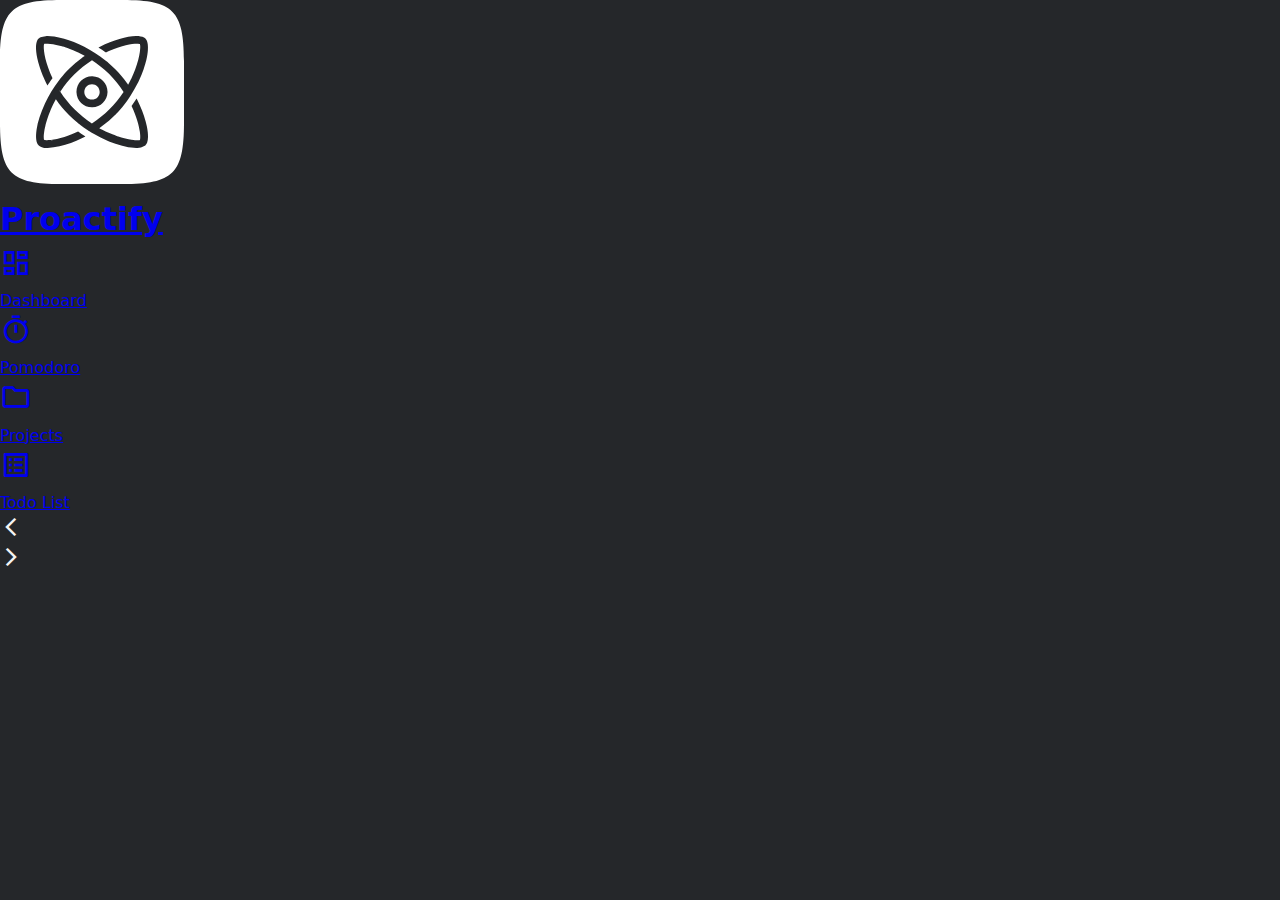
<file: index.html>
<!DOCTYPE html>
<html lang="en">

<head>
  <meta charset="UTF-8">
  <meta name="viewport" content="width=device-width, initial-scale=1">
  <title>Proactify</title>
  <link href="css/style.css" rel="stylesheet">
  <link rel="icon" type="image/x-icon" href="img/squircle.svg" />
  <!--Icons-->
  <link href="https://fonts.googleapis.com/icon?family=Material+Icons+Outlined" rel="stylesheet">
</head>

<body>
  <nav>
    <div class="logo">
      <a href="#">
        <img src="img/proactify.svg" alt="logo">
        <h1>Proactify</h1>
      </a>
    </div>

    <div class="link active">
      <a href="#">
        <span class="material-icons-outlined" style="font-size: 32px;">
          dashboard
        </span>
        <p>Dashboard</p>
      </a>
    </div>

    <div class="link">
      <a href="#">
        <span class="material-icons-outlined" style="font-size: 32px;">
          timer
        </span>
        <p>Pomodoro</p>
      </a>
    </div>

    <div class="link">
      <a href="#">
        <span class="material-icons-outlined" style="font-size: 32px;">
          folder
        </span>
        <p>Projects</p>
      </a>
    </div>

    <div class="link">
      <a href="#">
        <span class="material-icons-outlined" style="font-size: 32px;">
          list_alt
        </span>
        <p>Todo List</p>
      </a>
    </div>

    <div id="collapse">
      <span class="material-icons-outlined" style="font-size: 22px;">
        arrow_back_ios
      </span>
    </div>

  </nav>

  <main>
    <div id="expand">
      <span class="material-icons-outlined" style="font-size: 22px;">
        arrow_forward_ios
      </span>
    </div>

  </main>
</body>

</html>
</file>
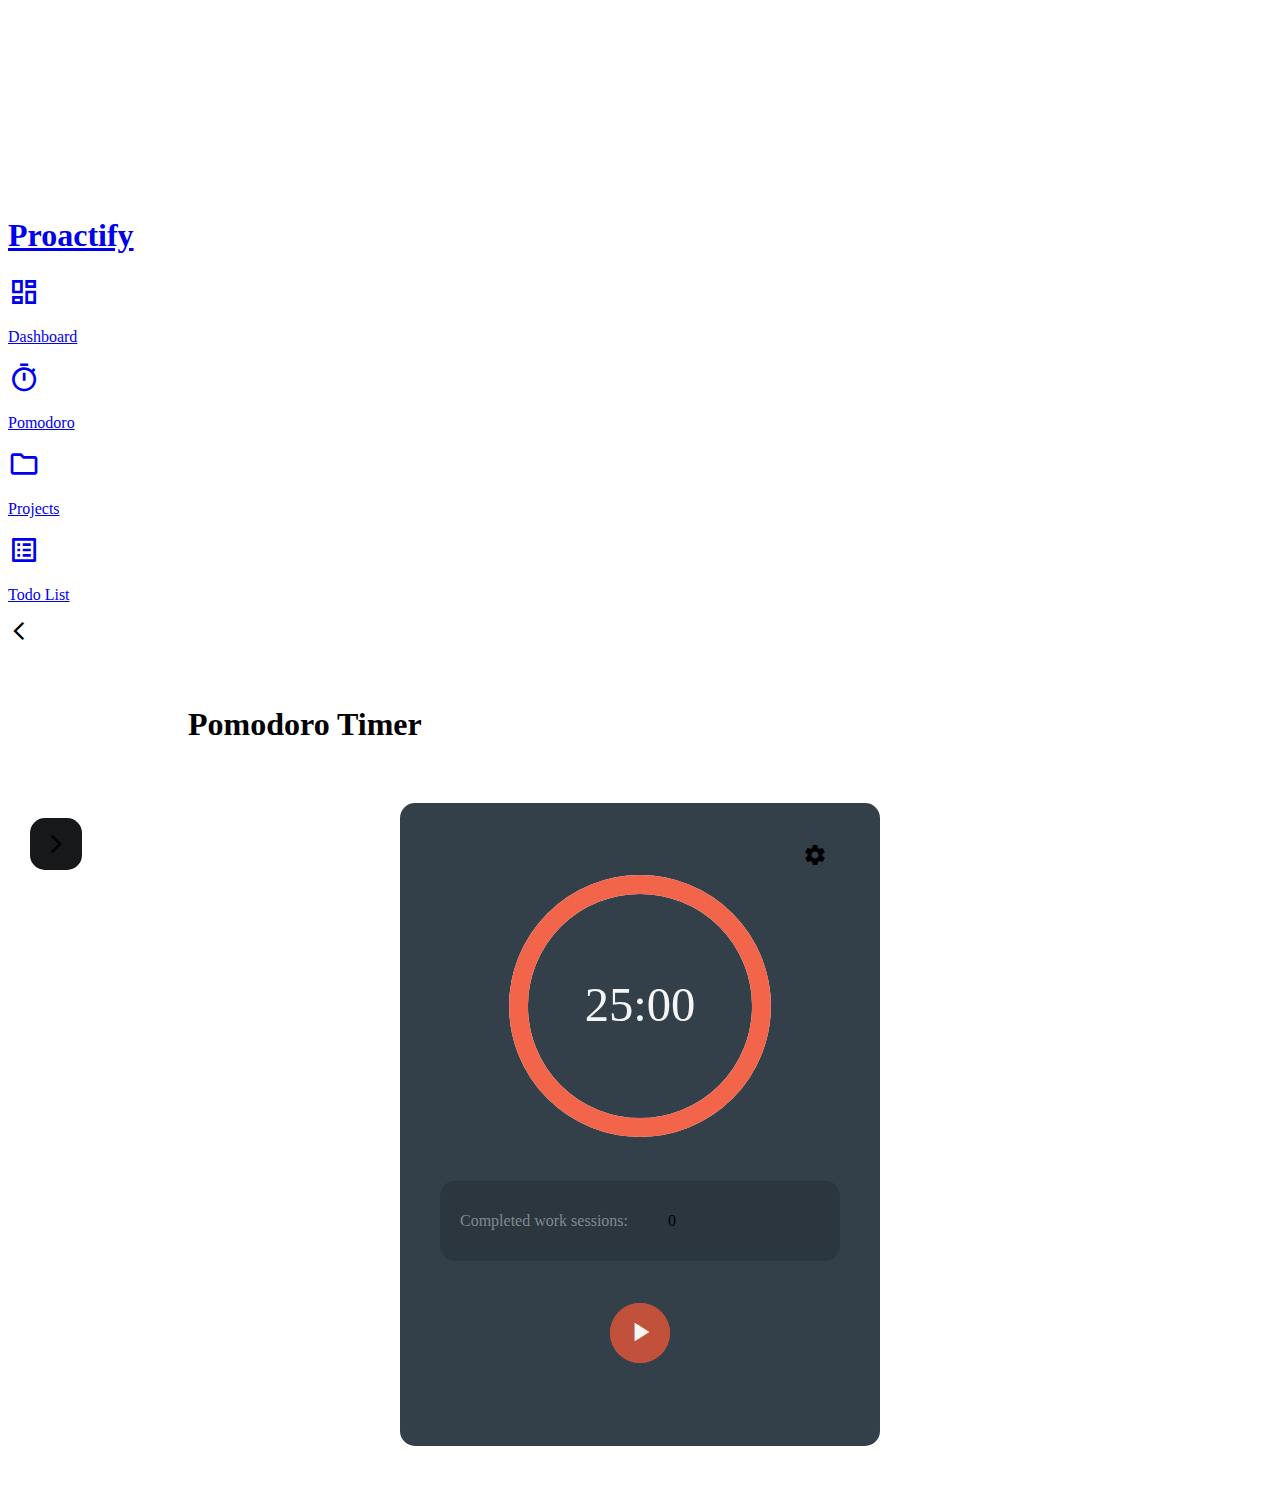
<file: pomodoro.html>
<!doctype html>
<html lang="en">

<head>
  <meta charset="UTF-8" />
  <meta name="viewport" content="width=device-width, initial-scale=1" />
  <title>Pomodoro Timer &mdash; Proactify</title>
  <link href="css/main.css" rel="stylesheet" />
  <link href="css/pomodoro.css" rel="stylesheet" />
  <link rel="icon" type="image/x-icon" href="img/squircle.svg" />
  <!--Icons-->
  <link href="https://fonts.googleapis.com/icon?family=Material+Icons+Outlined" rel="stylesheet" />
  <link href="https://fonts.googleapis.com/icon?family=Material+Icons" rel="stylesheet">


  <!--Fonts-->
  <link rel="preconnect" href="https://fonts.googleapis.com" />
  <link rel="preconnect" href="https://fonts.gstatic.com" crossorigin />
  <link href="https://fonts.googleapis.com/css2?family=Roboto:ital,wght@0,100..900;1,100..900&display=swap"
    rel="stylesheet" />

  <script src="js/nav.js" defer></script>
  <script src="js/pomodoro.js" defer></script>
</head>

<body>
  <nav>
    <div class="logo">
      <a href="index.html">
        <img src="img/proactify.svg" alt="logo" />
        <h1>Proactify</h1>
      </a>
    </div>

    <div class="link">
      <a href="index.html">
        <span class="material-icons-outlined" style="font-size: 32px">
          dashboard
        </span>
        <p>Dashboard</p>
      </a>
    </div>

    <div class="link active">
      <a href="pomodoro.html">
        <span class="material-icons-outlined" style="font-size: 32px">
          timer
        </span>
        <p>Pomodoro</p>
      </a>
    </div>

    <div class="link">
      <a href="projects.html">
        <span class="material-icons-outlined" style="font-size: 32px">
          folder
        </span>
        <p>Projects</p>
      </a>
    </div>

    <div class="link">
      <a href="todo.html">
        <span class="material-icons-outlined" style="font-size: 32px">
          list_alt
        </span>
        <p>Todo List</p>
      </a>
    </div>

    <div id="close">
      <span class="material-icons-outlined" style="font-size: 22px">
        arrow_back_ios
      </span>
    </div>
  </nav>

  <main>
    <div id="expand">
      <span class="material-icons-outlined" style="font-size: 22px">
        arrow_forward_ios
      </span>
    </div>

    <h1>Pomodoro Timer</h1>

    <div class="pomodoro-timer">
      <span class="material-icons settings" style="font-size: 24px">
        settings
      </span>
      <div id="timer-progress">
        <svg class="circle-timer" viewBox="0 0 100 100" xmlns="http://www.w3.org/2000/svg">
          <circle cx="50" cy="50" r="45" class="circle-background"></circle>
          <circle cx="50" cy="50" r="45" class="circle-progress"></circle>
          <text id="timer-time" x="50" y="50" text-anchor="middle" dy=".3em" font-size="18">
            25:00
          </text>
          <text id="timer-pause" x="50" y="68" text-anchor="middle" dy=".3em" font-size="7">
            Paused
          </text>
          <text id="timer-rest" x="50" y="68" text-anchor="middle" dy=".3em" font-size="7">
            Rest
          </text>
        </svg>
      </div>
      <div id="timer-sessions">
        <p id="completed-label">Completed work sessions: </p>
        <p id="completed-sessions">0</p>
      </div>
      <div id="timer-functions">
        <div id="timer-settings">
          <span class="material-icons settings" id="close-settings">
            close
          </span>
          <form id="timer-form">
            <p class="timer-line">
              <label for="work-duration">Pomodoro: </label>
              <input type="number" id="work-duration" value="25" min="1">
            </p>
            <p class="timer-line">
              <label for="rest-duration">Rest: </label>
              <input type="number" id="rest-duration" value="5" min="1">
            </p>

          </form>
        </div>
        <div id="timer-buttons">
          <button id="pause-btn">
            <span class="material-icons" style="font-size: 32px">
              pause
            </span>
            </span>
          </button>
          <button id="start-btn">
            <span class="material-icons" style="font-size: 32px">
              play_arrow
            </span>
          </button>
        </div>
      </div>
    </div>
  </main>
</body>

</html>
</file>
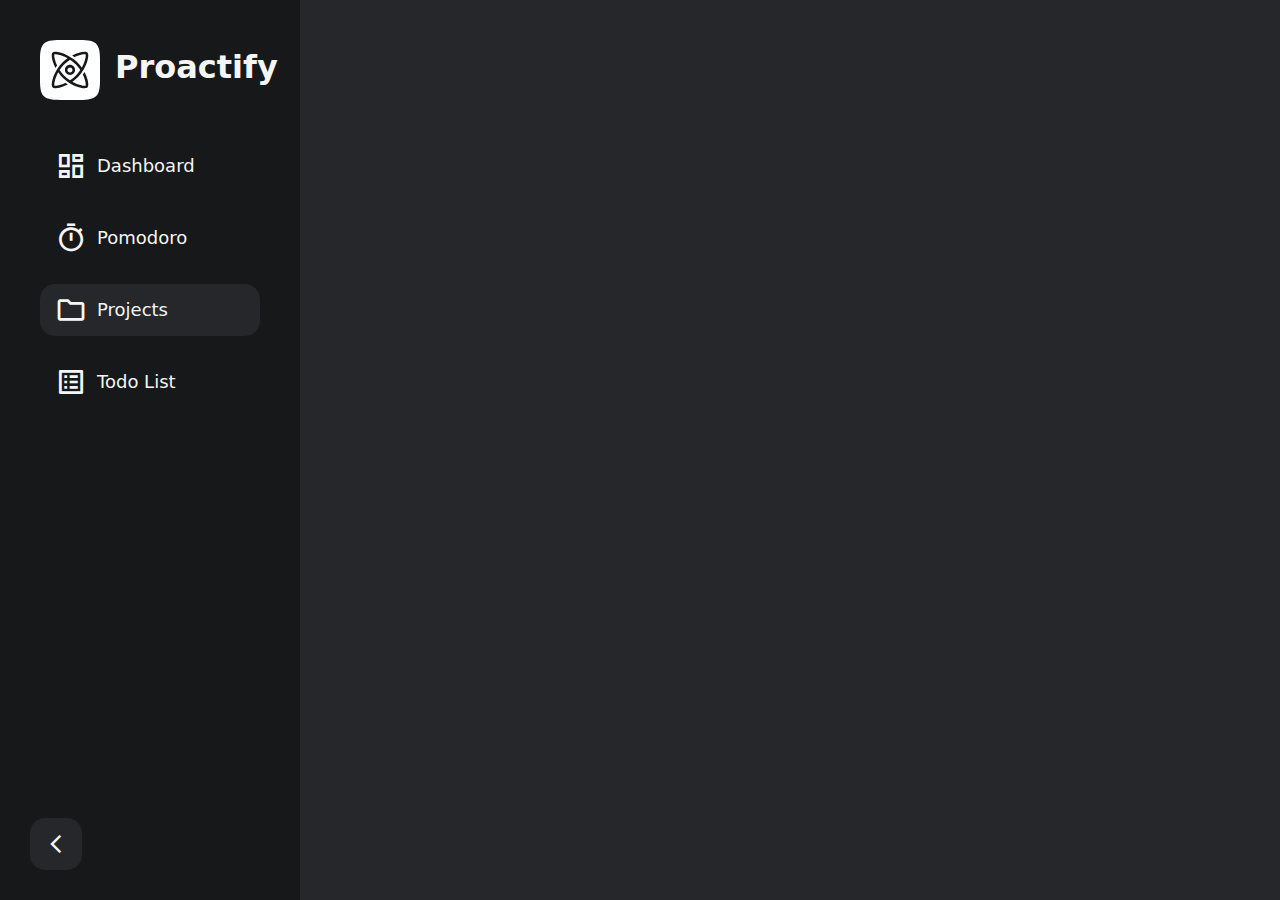
<file: projects.html>
<!DOCTYPE html>
<html lang="en">

<head>
  <meta charset="UTF-8">
  <meta name="viewport" content="width=device-width, initial-scale=1">
  <title>Projects &mdash Proactify</title>
  <link href="css/style.css" rel="stylesheet">
  <link href="css/nav.css" rel="stylesheet">
  <link rel="icon" type="image/x-icon" href="img/squircle.svg" />
  <!--Icons-->
  <link href="https://fonts.googleapis.com/icon?family=Material+Icons+Outlined" rel="stylesheet">
  <script src="js/nav.js" defer></script>

</head>

<body>
  <nav class="active">
    <div class="logo">
      <a href="#">
        <img src="img/proactify.svg" alt="logo">
        <h1>Proactify</h1>
      </a>
    </div>

    <div class="link">
      <a href="index.html">
        <span class="material-icons-outlined" style="font-size: 32px;">
          dashboard
        </span>
        <p>Dashboard</p>
      </a>
    </div>

    <div class="link">
      <a href="#">
        <span class="material-icons-outlined" style="font-size: 32px;">
          timer
        </span>
        <p>Pomodoro</p>
      </a>
    </div>

    <div class="link active">
      <a href="projects.html">
        <span class="material-icons-outlined" style="font-size: 32px;">
          folder
        </span>
        <p>Projects</p>
      </a>
    </div>

    <div class="link">
      <a href="#">
        <span class="material-icons-outlined" style="font-size: 32px;">
          list_alt
        </span>
        <p>Todo List</p>
      </a>
    </div>

    <div id="close">
      <span class="material-icons-outlined" style="font-size: 22px;">
        arrow_back_ios
      </span>
    </div>

  </nav>

  <main>
    <div id="expand">
      <span class="material-icons-outlined" style="font-size: 22px;">
        arrow_forward_ios
      </span>
    </div>

  </main>
</body>

</html>
</file>
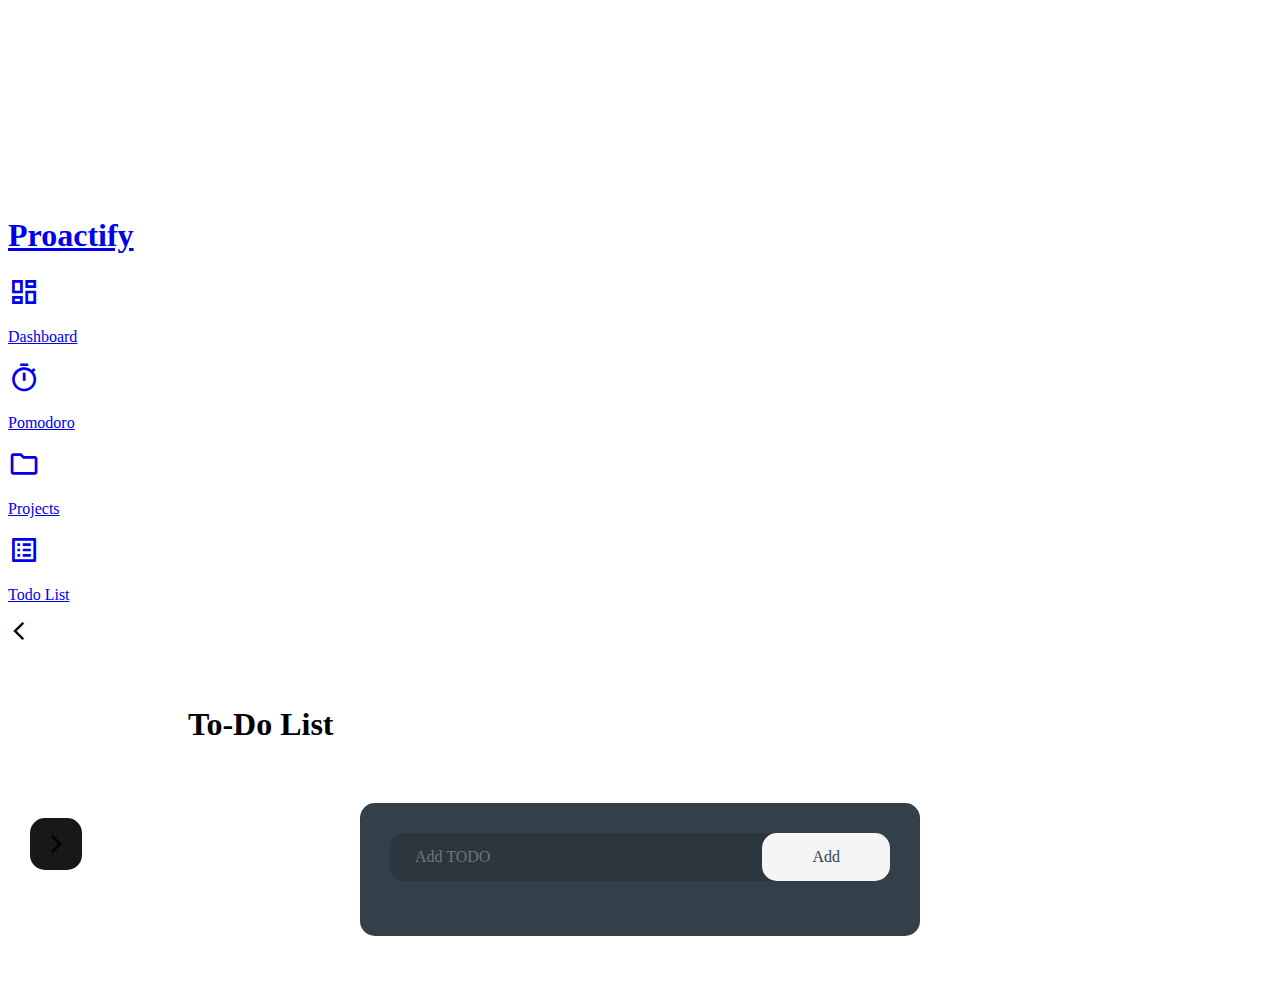
<file: todo.html>
<!doctype html>
<html lang="en">

<head>
  <meta charset="UTF-8" />
  <meta name="viewport" content="width=device-width, initial-scale=1" />
  <title>Todo List &mdash; Proactify</title>
  <link href="css/main.css" rel="stylesheet" />
  <link href="css/todo.css" rel="stylesheet" />
  <link rel="icon" type="image/x-icon" href="img/squircle.svg" />
  <!--Icons-->
  <link href="https://fonts.googleapis.com/icon?family=Material+Icons+Outlined" rel="stylesheet" />

  <!--Fonts-->
  <link rel="preconnect" href="https://fonts.googleapis.com" />
  <link rel="preconnect" href="https://fonts.gstatic.com" crossorigin />
  <link href="https://fonts.googleapis.com/css2?family=Roboto:ital,wght@0,100..900;1,100..900&display=swap"
    rel="stylesheet" />

  <script src="js/nav.js" defer></script>
  <script src="js/todo.js" defer></script>
</head>

<body>
  <nav>
    <div class="logo">
      <a href="index.html">
        <img src="img/proactify.svg" alt="logo" />
        <h1>Proactify</h1>
      </a>
    </div>

    <div class="link">
      <a href="index.html">
        <span class="material-icons-outlined" style="font-size: 32px">
          dashboard
        </span>
        <p>Dashboard</p>
      </a>
    </div>

    <div class="link">
      <a href="pomodoro.html">
        <span class="material-icons-outlined" style="font-size: 32px">
          timer
        </span>
        <p>Pomodoro</p>
      </a>
    </div>

    <div class="link">
      <a href="projects.html">
        <span class="material-icons-outlined" style="font-size: 32px">
          folder
        </span>
        <p>Projects</p>
      </a>
    </div>

    <div class="link active">
      <a href="todo.html">
        <span class="material-icons-outlined" style="font-size: 32px">
          list_alt
        </span>
        <p>Todo List</p>
      </a>
    </div>

    <div id="close">
      <span class="material-icons-outlined" style="font-size: 22px">
        arrow_back_ios
      </span>
    </div>
  </nav>

  <main>
    <div id="expand">
      <span class="material-icons-outlined" style="font-size: 22px">
        arrow_forward_ios
      </span>
    </div>

    <h1>To-Do List</h1>

    <div class="todo-app">
      <div class="row">
        <input type="text" id="input-box" placeholder="Add TODO" />
        <button id="add-todo">Add</button>
      </div>
      <ul id="list-container"></ul>
    </div>
  </main>
</body>

</html>
</file>
<file: css/style.css>
:root {
  --bg-color: #25272A;
  --nav-color: #17181A;
  --font-color: #F5F5F5;
}

* {
  margin: 0;
  padding: 0;
  box-sizing: border-box;
}

body {
  font-family: system-ui, -apple-system, BlinkMacSystemFont, 'Segoe UI', Roboto, Oxygen, Ubuntu, Cantarell, 'Open Sans', 'Helvetica Neue', sans-serif;
  font-size: 16px;
  line-height: 1.7;
  background-color: var(--bg-color);
  color: var(--font-color);
}
</file>
<file: css/main.css>
#expand {
  padding: 15px;
  background-color: var(--nav-color);
  position: fixed;
  left: 30px;
  bottom: 30px;
  display: flex;
  justify-content: center;
  align-items: center;
  border-radius: 15px;
  cursor: pointer;
}

main {
  margin: 60px;
}

@media(min-width: 750px) {
  main {
    margin: 60px 180px;
  }
}

.main-action {
  position: fixed;
  bottom: 30px;
  right: 30px;
}
</file>
<file: css/pomodoro.css>
:root {
  --bg-color: #25272a;
  --nav-color: #17181a;
  --font-color: #f5f5f5;
  --red: #f3654a;
  --blue: #555cf3;
  --todo-bg: #33404a;
  --input-bg: #1a202550;
  --font-faded: #82898f;
  --red-dark: #c2513b;
}

.pomodoro-timer {
  width: 400px;
  padding: 40px;
  margin-left: auto;
  margin-right: auto;
  background-color: var(--todo-bg);
  margin-top: 60px;
  border-radius: 15px;
  position: relative;
}

/*Button*/
.pomodoro-timer .settings {
  border-radius: 15px;
  position: absolute;
  width: 50px;
  display: flex;
  justify-content: center;
  cursor: pointer;
  right: 40px;
}

/*Progress*/
#timer-progress {
  margin-top: 28px;
  display: flex;
  justify-content: center;
  margin-bottom: 40px;
}

.circle-timer {
  width: 270px;
  height: 270px;
}

.circle-background {
  stroke: var(--font-color);
  stroke-width: 7;
  fill: none;
}

.circle-progress {
  stroke: var(--red);
  stroke-width: 7;
  stroke-linecap: round;
  stroke-dasharray: 283;
  fill: none;
  transform-origin: 50% 50%;
  transform: rotate(-90deg);
}

#timer-time {
  fill: var(--font-color);
}

#timer-pause,
#timer-rest {
  opacity: 0;
  fill: var(--font-faded);
  font-weight: 400;
}

/*Completed sessions:*/
#timer-sessions {
  border-radius: 15px;
  background: var(--input-bg);
  display: flex;
  font-weight: 400;
  align-items: center;
}

#timer-sessions p {
  padding: 15px 20px;
}

p#completed-label {
  color: var(--font-faded);
}

/*Timer functions*/
#timer-functions {
  height: 145px;
  position: relative;
}

/*Settings*/
#timer-settings {
  opacity: 0;
  visibility: hidden;
}

#close-settings {
  right: 0px;
  top: -49px;
  height: 80px;
  border: 1px solid var(--red-dark);
  background: var(--red-dark);
  padding-top: 10px;
}

#timer-form {
  border-radius: 15px;
  position: absolute;
  bottom: 0;
  left: 0;
  width: 100%;
  background: var(--red-dark);
  padding: 20px 30px;
  z-index: 1;
}

.timer-line {
  display: flex;
}

.timer-line:last-child {
  margin-top: 20px;
}

.timer-line * {
  font-size: 16px;
  font-weight: 400;
}

.timer-line label {
  width: 50%;
  color: var(--font-color);
  padding: 14px 0 14px 0;
  font-size: 16px;
  font-family: inherit;
}

/* Chrome, Safari, Edge, Opera */
input[type="number"]::-webkit-inner-spin-button,
input[type="number"]::-webkit-outer-spin-button {
  -webkit-appearance: none;
  margin: 0;
}

/* Firefox */
input[type="number"] {
  -moz-appearance: textfield;
}

.timer-line input {
  width: 50%;
  border: none;
  outline: none;
  border-radius: 15px;
  background-color: var(--input-bg);
  color: var(--font-color);
  padding: 15px 20px;
  text-align: center;
  font-size: 16px;
  font-family: inherit;
}

/*Play / Pause Buttons */

#timer-buttons {
  width: 100%;
  height: 100%;
  position: relative;
  display: flex;
  justify-content: center;
  align-items: center;
}

#timer-buttons button {
  position: absolute;
  background-color: var(--red-dark);
  color: var(--font-color);
  border: none;
  outline: none;
  width: 60px;
  height: 60px;
  border-radius: 50%;
  display: block;
  padding-top: 2px;
}

body.settings-active #timer-settings {
  opacity: 1;
  visibility: visible;
}

body.settings-active #timer-sessions,
body.settings-active #timer-buttons {
  opacity: 0;
  visibility: hidden;
}

body.timer-running #start-btn {
  opacity: 0;
  visibility: hidden;
}

body.timer-paused #start-btn {
  opacity: 1;
  visibility: visible;
}

/*Timer text*/
body.timer-paused:not(.rest-mode) #timer-pause,
body.rest-mode #timer-text,
body.rest-mode.timer-paused #timer-pause {
  opacity: 1;
}

body.rest-mode-paused #timer-rest {
  opacity: 0;
}
</file>
<file: css/nav.css>
nav {
  position: relative;
  height: 100vh;
  bottom: 0px;
  top: 0px;
  left: 0px;
  width: 300px;
  background-color: var(--nav-color);
  padding: 40px;
  left: -300px;
  z-index: 100;
  transition: left 0.5s ease;
  ;
}

nav.active {
  left: 0px;
}

nav a {
  display: flex;
  gap: 10px;
}

a {
  text-decoration: none;
  color: var(--font-color);
}

.logo {
  margin-bottom: 40px;
}

.logo a {
  gap: 15px;
}

.logo img {
  width: 60px;
  height: 60px;
}

.link {
  transition-duration: 0.5s;
  padding: 10px 15px;
  margin-bottom: 20px;
  border-radius: 15px;
}

.link:hover {
  background-color: var(--bg-color);
  cursor: pointer;
}

.link.active {
  background-color: var(--bg-color);
}

.link a {
  display: flex;
  align-items: center;
  gap: 10px;
}

.link p {
  font-size: 18px;
}

#close {
  padding: 15px;
  background-color: var(--bg-color);
  position: absolute;
  bottom: 30px;
  left: 30px;
  display: flex;
  justify-content: center;
  align-items: center;
  border-radius: 15px;
  cursor: pointer;
}

#expand {
  padding: 15px;
  background-color: var(--nav-color);
  position: fixed;
  left: 30px;
  bottom: 30px;
  display: flex;
  justify-content: center;
  align-items: center;
  border-radius: 15px;
  cursor: pointer;
}
</file>
<file: css/todo.css>
:root {
  --bg-color: #25272A;
  --nav-color: #17181A;
  --font-color: #F5F5F5;
  --red: #F3654A;
  --blue: #555CF3;
  --todo-bg: #33404A;
  --input-bg: #1A202550;
  --font-faded: #82898f;
}

.todo-app {
  width: 500px;
  padding: 30px;
  margin-left: auto;
  margin-right: auto;
  background-color: var(--todo-bg);
  margin-top: 60px;
  border-radius: 15px;
}

.row {
  display: flex;
  align-items: center;
  justify-content: space-between;
  background: var(--input-bg);
  border-radius: 15px;
  padding-left: 15px;
  margin-bottom: 25px;
}

input {
  flex: 1;
  border: none;
  outline: none;
  background: transparent;
  padding: 10px;
  color: var(--font-color);
  font-size: 16px;
  font-family: inherit;
}

button {
  border: none;
  outline: none;
  padding: 15px 50px;
  background: var(--font-color);
  color: var(--todo-bg);
  cursor: pointer;
  border-radius: 15px;
  font-size: 16px;
  font-weight: 500;
  font-family: inherit;
}

ul li {
  list-style: none;
  font-size: 16px;
  padding: 12px 8px 12px 50px;
  user-select: none;
  cursor: pointer;
  position: relative;
}

ul li::before {
  content: '';
  position: absolute;
  height: 28px;
  width: 28px;
  border-radius: 50%;
  background-image: url(../img/unchecked.svg);
  background-size: cover;
  background-position: center;
  top: 7px;
  left: 10px;
  opacity: 45%;
}

ul li.checked {
  color: var(--font-faded);
  text-decoration: underline;
  text-underline-offset: -6px;
  text-decoration-skip-ink: none;
  text-decoration-thickness: 1.5px;
}

ul li.checked::before {
  background-image: url(../img/checked.svg);
  opacity: 1;
}

ul li span {
  position: absolute;
  right: 0;
  top: 0;
  width: 40px;
  height: 40px;
  font-size: 26px;
  color: var(--font-faded);
  display: flex;
  justify-content: center;
  align-items: center;
  cursor: pointer;
  border-radius: 5px;
}

ul li span:hover {
  background: var(--input-bg);
}
</file>
